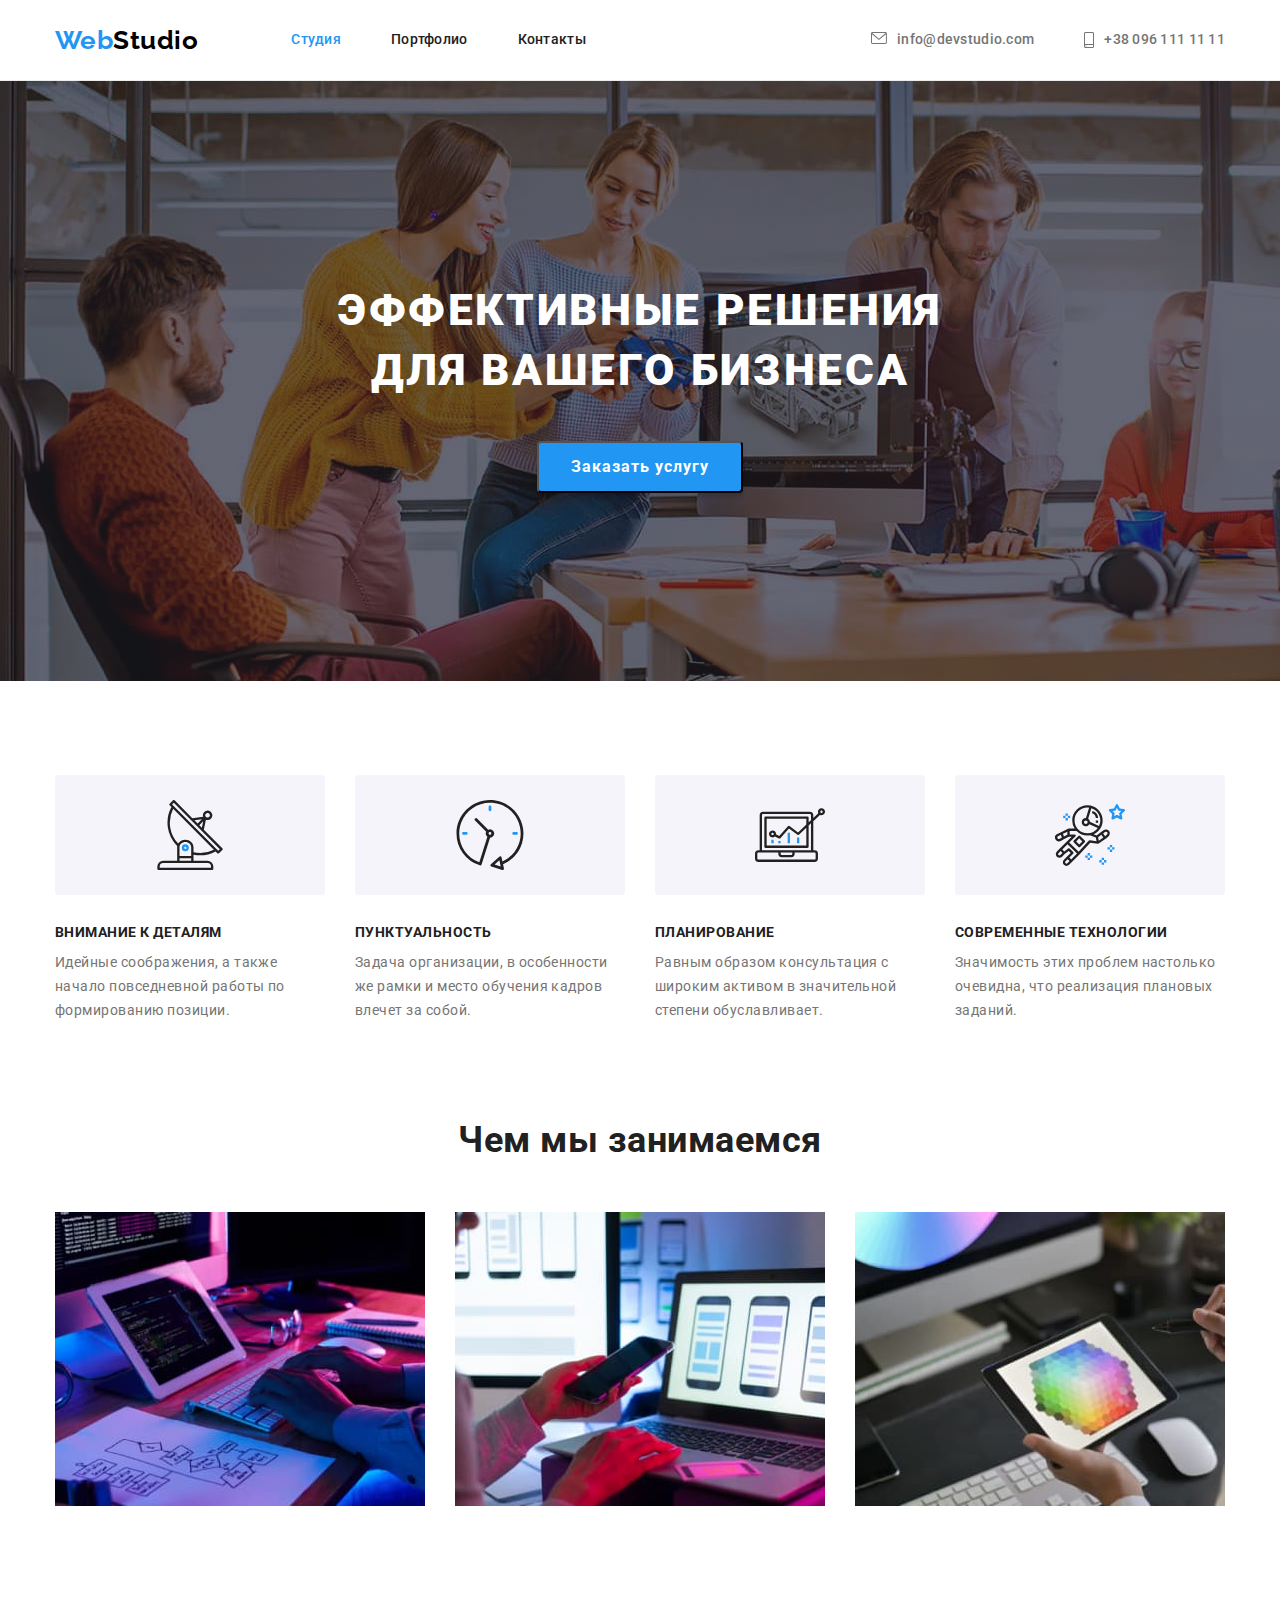
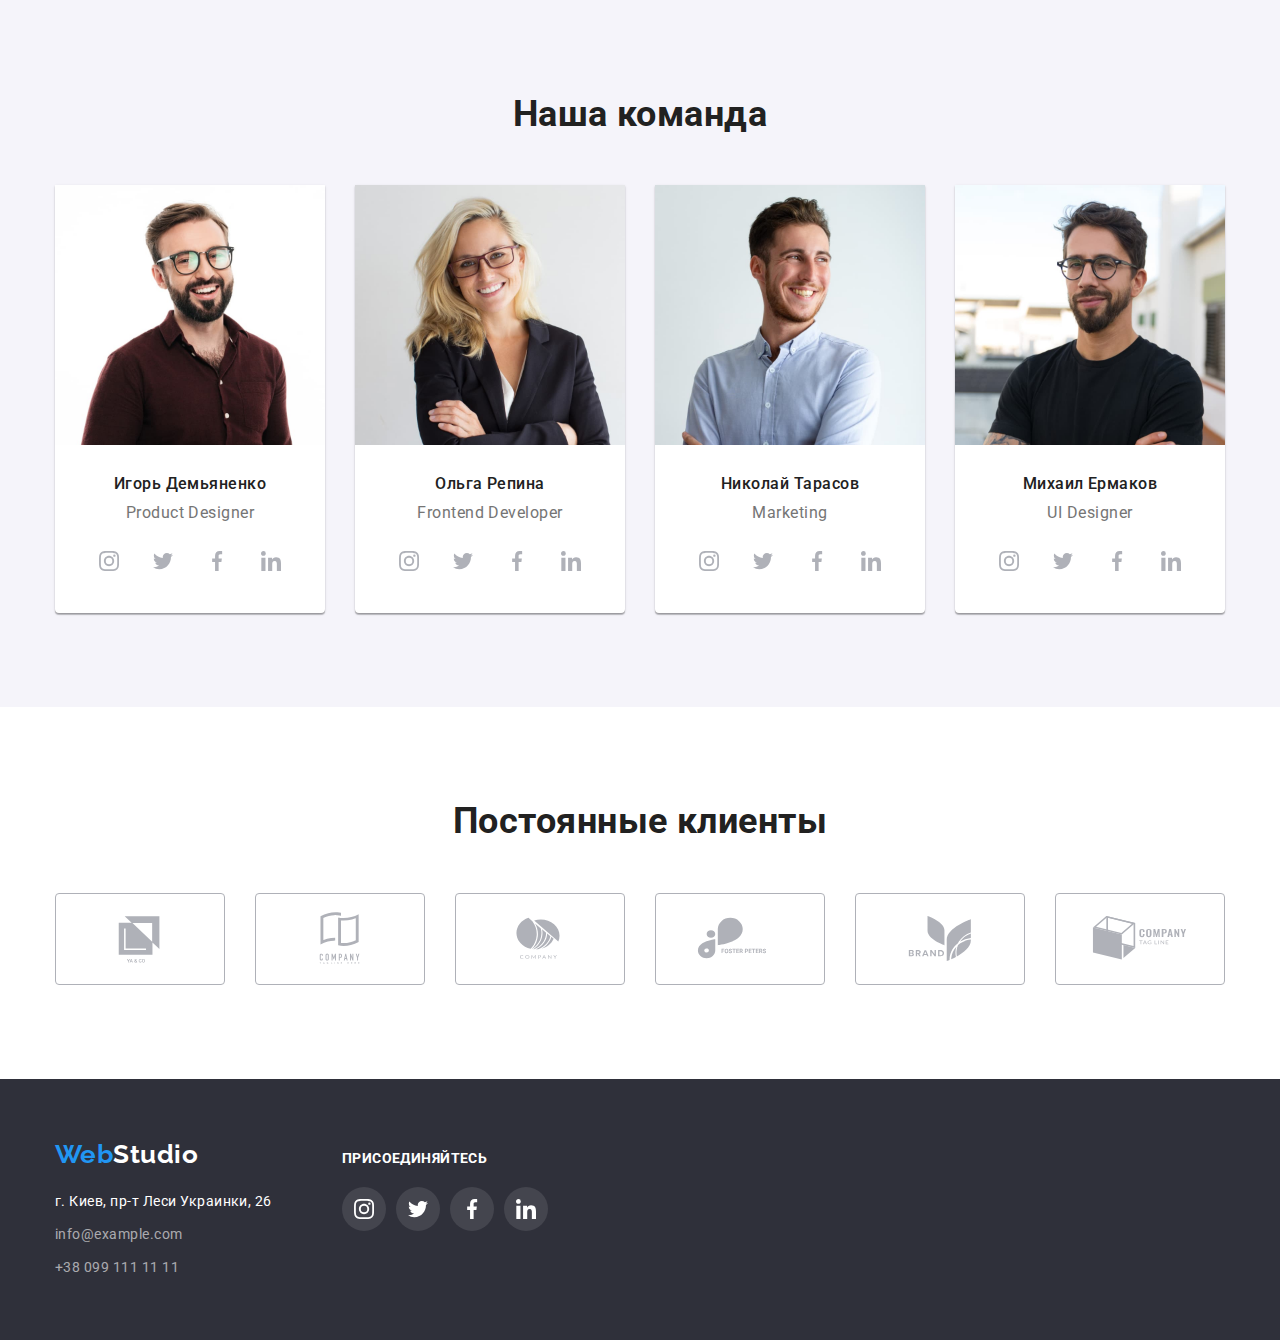
<file: index.html>
<!DOCTYPE html>
<html lang="ru">
  <head>
    <meta charset="UTF-8" />
    <meta http-equiv="X-UA-Compatible" content="IE=edge" />
    <meta name="viewport" content="width=device-width, initial-scale=1.0" />
    <title>WebStudio</title>
    <link rel="preconnect" href="https://fonts.googleapis.com" />
    <link rel="preconnect" href="https://fonts.gstatic.com" crossorigin />
    <link
      href="https://fonts.googleapis.com/css2?family=Raleway:wght@700&family=Roboto:wght@400;500;700;900&display=swap"
      rel="stylesheet"
    />
    <link rel="stylesheet" href="./modern-normalize.css" />
    <link rel="stylesheet" href="./css/styles.css" />
  </head>
  <body>
    <!-- шапка сайта-->
    <header class="page-header">
      <div class="container main-header">
        <nav class="main-header">
          <a class="logo-header" href="index.html"><span class="logo-accent">Web</span>Studio</a>
          <ul class="site-nav">
            <li class="item"><a href="" class="link current">Студия</a></li>
            <li class="item"><a href="portfolio.html" class="link">Портфолио</a></li>
            <li class="item"><a href="" class="link">Контакты</a></li>
          </ul>
        </nav>

        <ul class="auth-nav">
          <li class="item">
            <a href="mailto:info@devstudio.com" class="link"
              ><svg class="nav-icon" width="16" height="12">
                <use href="./images/icons.svg#letter"></use>
              </svg>
              info@devstudio.com</a
            >
          </li>
          <li class="item">
            <a href="tel:+380961111111" class="link">
              <svg class="nav-icon" width="10" height="16">
                <use href="./images/icons.svg#smartphone"></use>
              </svg>
              +38 096 111 11 11</a
            >
          </li>
        </ul>
      </div>
    </header>
    <main>
      <!-- Герой -->
      <section class="hero">
        <div class="container">
          <h1 class="hero-title">
            Эффективные решения<br />
            для вашего бизнеса
          </h1>
          <button type="button" class="hero-button">Заказать услугу</button>
        </div>
      </section>

      <!-- Преимущества -->

      <section class="section">
        <div class="container">
          <h2 class="visually-hidden">Наши преимущества</h2>
          <ul class="advantages-list">
            <li class="advantages-item">
              <div class="advantages-thumb">
                <svg class="advantages-icon">
                  <use href="./images/icons.svg#antenna"></use>
                </svg>
              </div>
              <h3 class="advantages-title">Внимание к деталям</h3>
              <p class="advantages-text">
                Идейные соображения, а также начало повседневной работы по формированию позиции.
              </p>
            </li>
            <li class="advantages-item">
              <div class="advantages-thumb">
                <svg class="advantages-icon">
                  <use href="./images/icons.svg#clock"></use>
                </svg>
              </div>

              <h3 class="advantages-title">Пунктуальность</h3>
              <p class="advantages-text">
                Задача организации, в особенности же рамки и место обучения кадров влечет за собой.
              </p>
            </li>
            <li class="advantages-item">
              <div class="advantages-thumb">
                <svg class="advantages-icon">
                  <use href="./images/icons.svg#diagram"></use>
                </svg>
              </div>

              <h3 class="advantages-title">Планирование</h3>
              <p class="advantages-text">
                Равным образом консультация с широким активом в значительной степени обуславливает.
              </p>
            </li>
            <li class="advantages-item">
              <div class="advantages-thumb">
                <svg class="advantages-icon">
                  <use href="./images/icons.svg#astronaut"></use>
                </svg>
              </div>

              <h3 class="advantages-title">Современные технологии</h3>
              <p class="advantages-text">
                Значимость этих проблем настолько очевидна, что реализация плановых заданий.
              </p>
            </li>
          </ul>
        </div>
      </section>
      <!-- Чем мы занимаемся -->
      <section class="works-section section">
        <div class="container">
          <h2 class="section-title">Чем мы занимаемся</h2>
          <ul class="works-list">
            <li class="item">
              <img
                src="./images/box-1.jpg"
                alt="руки на клавиатуре печатают разметку"
                width="370"
                height="294"
              />
            </li>
            <li class="item">
              <img
                src="./images/box-2.jpg"
                alt="женщина за ноутбуком держит смартфон в руке "
                width="370"
                height="294"
              />
            </li>
            <li class="item">
              <img
                src="./images/box-3.jpg"
                alt="планшет с градиентом цветов в руке"
                width="370"
                height="294"
              />
            </li>
          </ul>
        </div>
      </section>
      <!-- Наша команда -->
      <section class="section team">
        <div class="container">
          <h2 class="section-title">Наша команда</h2>
          <ul class="team-list">
            <li class="item">
              <img
                src="./images/command/1-igor.jpg"
                alt="Мужчина в очках и бордовой рубашке"
                width="270"
                height="260"
              />

              <div class="team-card-content">
                <h3 class="team-title">Игорь Демьяненко</h3>
                <p lang="en" class="team-text">Product Designer</p>
                <ul class="team-icon-list">
                  <li class="icon-item">
                    <a href="" class="team-link link">
                      <svg class="icon-networks" width="20" height="20">
                        <use href="./images/icons.svg#instagram"></use>
                      </svg>
                    </a>
                  </li>
                  <li class="icon-item">
                    <a href="" class="team-link link">
                      <svg class="icon-networks" width="20" height="20">
                        <use href="./images/icons.svg#twitter"></use>
                      </svg>
                    </a>
                  </li>
                  <li class="icon-item">
                    <a href="" class="team-link link">
                      <svg class="icon-networks" width="20" height="20">
                        <use href="./images/icons.svg#facebook"></use>
                      </svg>
                    </a>
                  </li>
                  <li class="icon-item">
                    <a href="" class="team-link link">
                      <svg class="icon-networks" width="20" height="20">
                        <use href="./images/icons.svg#linkedin"></use>
                      </svg>
                    </a>
                  </li>
                </ul>
              </div>
            </li>
            <li class="item">
              <img
                src="./images/command/2-olga.jpg"
                alt="Светловолосая женщина в очках"
                width="270"
                height="260"
              />

              <div class="team-card-content">
                <h3 class="team-title">Ольга Репина</h3>
                <p lang="en" class="team-text">Frontend Developer</p>
                <ul class="team-icon-list">
                  <li class="icon-item">
                    <a href="" class="team-link link">
                      <svg class="icon-networks" width="20" height="20">
                        <use href="./images/icons.svg#instagram"></use>
                      </svg>
                    </a>
                  </li>
                  <li class="icon-item">
                    <a href="" class="team-link link">
                      <svg class="icon-networks" width="20" height="20">
                        <use href="./images/icons.svg#twitter"></use>
                      </svg>
                    </a>
                  </li>
                  <li class="icon-item">
                    <a href="" class="team-link link">
                      <svg class="icon-networks" width="20" height="20">
                        <use href="./images/icons.svg#facebook"></use>
                      </svg>
                    </a>
                  </li>
                  <li class="icon-item">
                    <a href="" class="team-link link">
                      <svg class="icon-networks" width="20" height="20">
                        <use href="./images/icons.svg#linkedin"></use>
                      </svg>
                    </a>
                  </li>
                </ul>
              </div>
            </li>
            <li class="item">
              <img
                src="./images/command/3-nikolay.jpg"
                alt="Мужчина в голубой рубашке"
                width="270"
              />

              <div class="team-card-content">
                <h3 class="team-title">Николай Тарасов</h3>
                <p lang="en" class="team-text">Marketing</p>
                <ul class="team-icon-list">
                  <li class="icon-item">
                    <a href="" class="team-link link">
                      <svg class="icon-networks" width="20" height="20">
                        <use href="./images/icons.svg#instagram"></use>
                      </svg>
                    </a>
                  </li>
                  <li class="icon-item">
                    <a href="" class="team-link link">
                      <svg class="icon-networks" width="20" height="20">
                        <use href="./images/icons.svg#twitter"></use>
                      </svg>
                    </a>
                  </li>
                  <li class="icon-item">
                    <a href="" class="team-link link">
                      <svg class="icon-networks" width="20" height="20">
                        <use href="./images/icons.svg#facebook"></use>
                      </svg>
                    </a>
                  </li>
                  <li class="icon-item">
                    <a href="" class="team-link link">
                      <svg class="icon-networks" width="20" height="20">
                        <use href="./images/icons.svg#linkedin"></use>
                      </svg>
                    </a>
                  </li>
                </ul>
              </div>
            </li>
            <li class="item">
              <img
                src="./images/command/4-mihail.jpg"
                alt="Мужчина в очках и черной футболке"
                width="270"
                height="260"
              />

              <div class="team-card-content">
                <h3 class="team-title">Михаил Ермаков</h3>
                <p lang="en" class="team-text">UI Designer</p>
                <ul class="team-icon-list">
                  <li class="icon-item">
                    <a href="" class="team-link link">
                      <svg class="icon-networks" width="20" height="20">
                        <use href="./images/icons.svg#instagram"></use>
                      </svg>
                    </a>
                  </li>
                  <li class="icon-item">
                    <a href="" class="team-link link">
                      <svg class="icon-networks" width="20" height="20">
                        <use href="./images/icons.svg#twitter"></use>
                      </svg>
                    </a>
                  </li>
                  <li class="icon-item">
                    <a href="" class="team-link link">
                      <svg class="icon-networks" width="20" height="20">
                        <use href="./images/icons.svg#facebook"></use>
                      </svg>
                    </a>
                  </li>
                  <li class="icon-item">
                    <a href="" class="team-link link">
                      <svg class="icon-networks" width="20" height="20">
                        <use href="./images/icons.svg#linkedin"></use>
                      </svg>
                    </a>
                  </li>
                </ul>
              </div>
            </li>
          </ul>
        </div>
      </section>
      <!--Клиенты-->
      <section class="section">
        <div class="container">
          <h2 class="section-title">Постоянные клиенты</h2>
          <ul class="clients-list">
            <li class="clients-item item">
              <a class="clients-link link" href="">
                <svg class="icon-clients" width="106" height="60">
                  <use href="./images/icons.svg#Logo"></use>
                </svg>
              </a>
            </li>
            <li class="clients-item item">
              <a class="clients-link link" href="">
                <svg class="icon-clients" width="106" height="60">
                  <use href="./images/icons.svg#Logo-1"></use>
                </svg>
              </a>
            </li>
            <li class="clients-item item">
              <a class="clients-link link" href="">
                <svg class="icon-clients" width="106" height="60">
                  <use href="./images/icons.svg#Logo-2"></use>
                </svg>
              </a>
            </li>
            <li class="clients-item item">
              <a class="clients-link link" href="">
                <svg class="icon-clients" width="106" height="60">
                  <use href="./images/icons.svg#Logo-3"></use>
                </svg>
              </a>
            </li>
            <li class="clients-item item">
              <a class="clients-link link" href="">
                <svg class="icon-clients" width="106" height="60">
                  <use href="./images/icons.svg#Logo-4"></use>
                </svg>
              </a>
            </li>
            <li class="clients-item item">
              <a class="clients-link link" href="">
                <svg class="icon-clients" width="106" height="60">
                  <use href="./images/icons.svg#Logo-5"></use>
                </svg>
              </a>
            </li>
          </ul>
        </div>
      </section>
    </main>
    <!-- Футер -->
    <footer class="main-footer">
      <div class="container footer-box">
        <div>
          <a class="logo-footer" href="index.html"><span class="logo-accent">Web</span>Studio</a>
          <address>
            <ul class="add">
              <li class="add-item item">
                <a
                  href="https://goo.gl/maps/64KcN4ARRGodhjcC8"
                  class="add-link"
                  target="_blank"
                  rel="noopener noreferrer nofollow"
                >
                  г. Киев, пр-т Леси Украинки, 26</a
                >
              </li>
              <li class="add-item item">
                <a href="mailto:info@example.com" class="link">info@example.com</a>
              </li>
              <li class="add-item item">
                <a href="tel:+380991111111" class="link">+38 099 111 11 11</a>
              </li>
            </ul>
          </address>
        </div>
        <div class="footer-networks">
          <p class="footer-text">присоединяйтесь</p>
          <ul class="footer-icon-list">
            <li class="icon-item">
              <a href="" class="footer-link link">
                <svg class="icon-networks" width="20" height="20">
                  <use href="./images/icons.svg#instagram"></use>
                </svg>
              </a>
            </li>
            <li class="icon-item">
              <a href="" class="footer-link link">
                <svg class="icon-networks" width="20" height="20">
                  <use href="./images/icons.svg#twitter"></use>
                </svg>
              </a>
            </li>
            <li class="icon-item">
              <a href="" class="footer-link link">
                <svg class="icon-networks" width="20" height="20">
                  <use href="./images/icons.svg#facebook"></use>
                </svg>
              </a>
            </li>
            <li class="icon-item">
              <a href="" class="footer-link link">
                <svg class="icon-networks" width="20" height="20">
                  <use href="./images/icons.svg#linkedin"></use>
                </svg>
              </a>
            </li>
          </ul>
        </div>
      </div>
    </footer>
  </body>
</html>
</file>
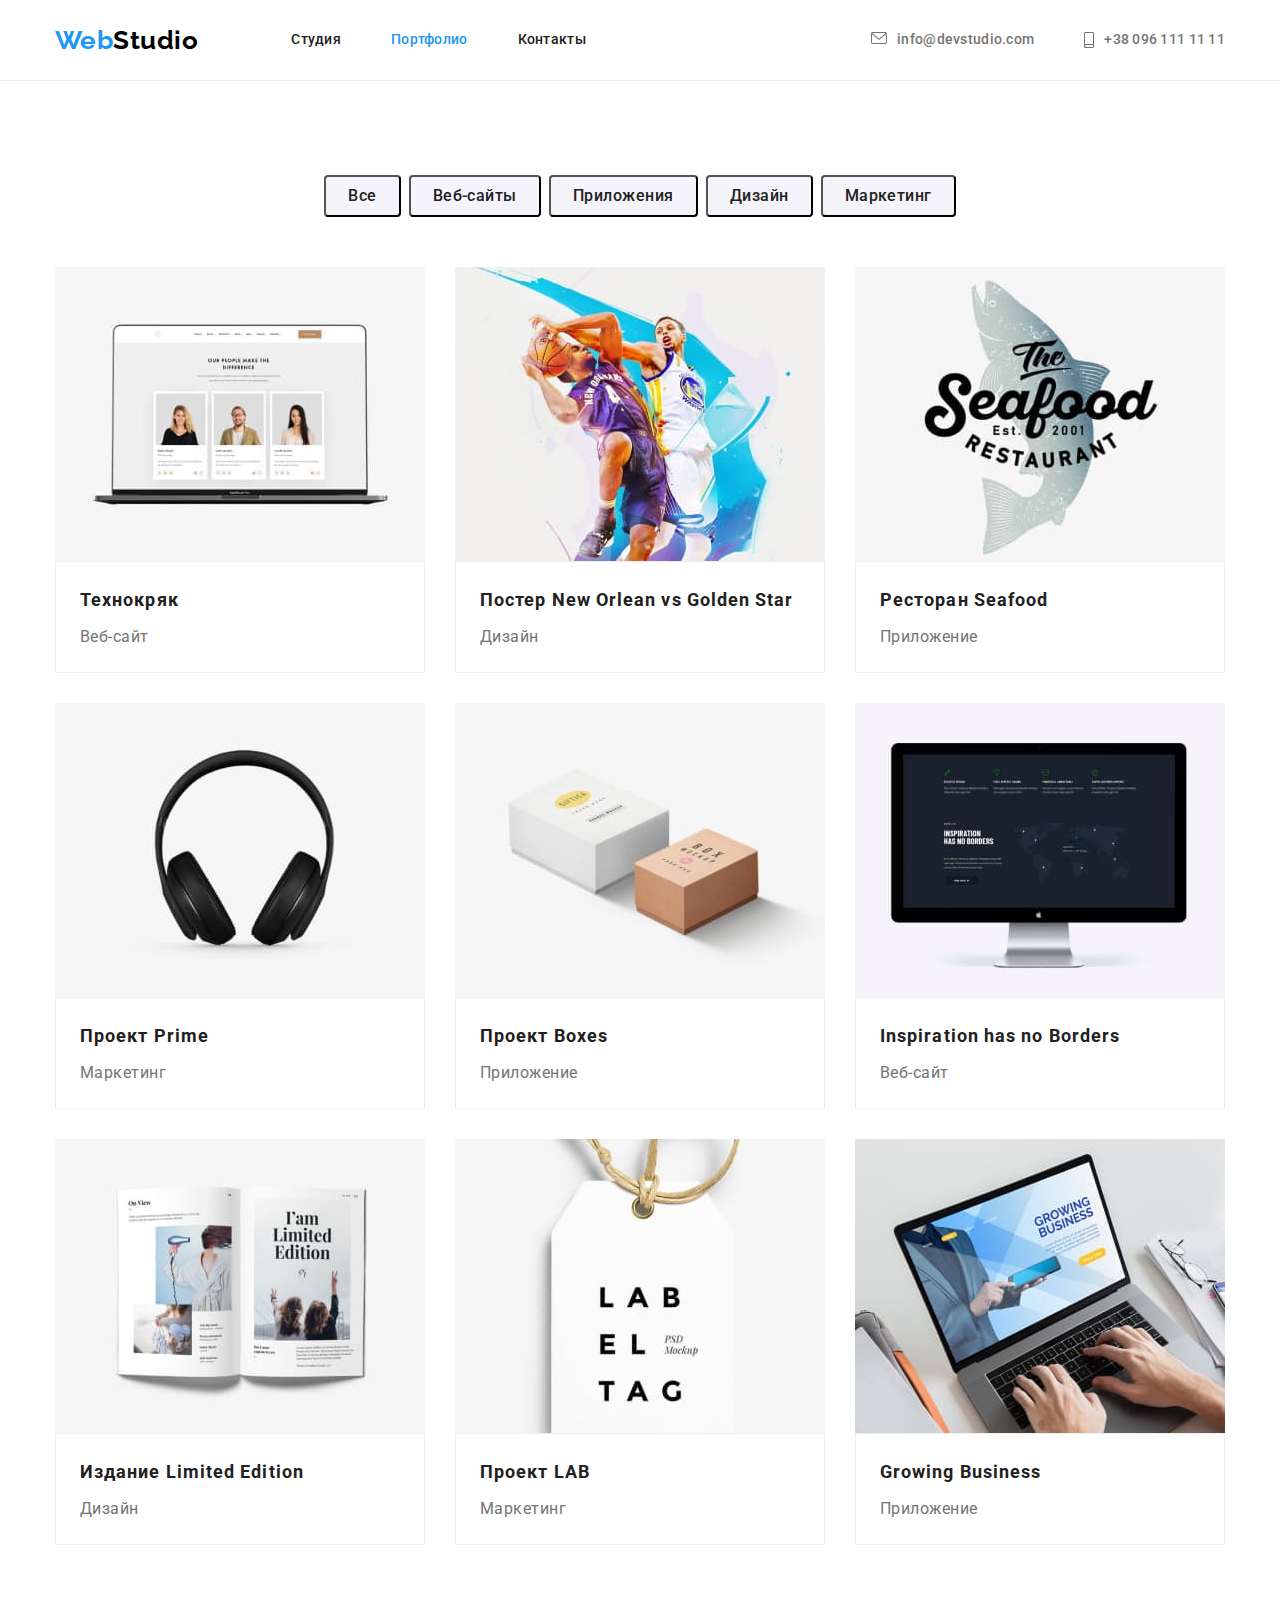
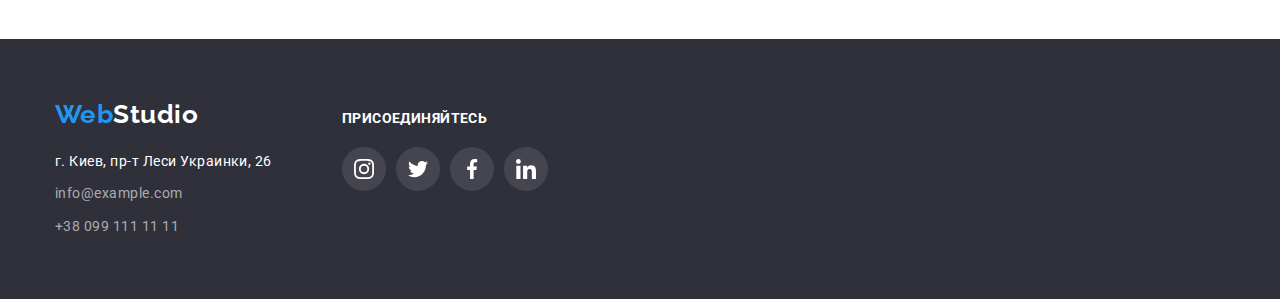
<file: portfolio.html>
<!DOCTYPE html>
<html lang="en">
  <head>
    <meta charset="UTF-8" />
    <meta http-equiv="X-UA-Compatible" content="IE=edge" />
    <meta name="viewport" content="width=device-width, initial-scale=1.0" />
    <title>Portfolio</title>
    <link rel="preconnect" href="https://fonts.googleapis.com" />
    <link rel="preconnect" href="https://fonts.gstatic.com" crossorigin />
    <link
      href="https://fonts.googleapis.com/css2?family=Raleway:wght@700&family=Roboto:wght@400;500;700;900&display=swap"
      rel="stylesheet"
    />
    <link rel="stylesheet" href="./modern-normalize.css" />
    <link rel="stylesheet" href="./css/styles.css" />
  </head>
  <body>
    <!-- шапка сайта-->
    <header class="page-header">
      <div class="container main-header">
        <nav class="main-header">
          <a class="logo-header" href="index.html"><span class="logo-accent">Web</span>Studio</a>
          <ul class="site-nav">
            <li class="item"><a href="index.html" class="link">Студия</a></li>
            <li class="item"><a href="portfolio.html" class="link current">Портфолио</a></li>
            <li class="item"><a href="" class="link">Контакты</a></li>
          </ul>
        </nav>

        <ul class="auth-nav">
          <li class="item">
            <a href="mailto:info@devstudio.com" class="link"
              ><svg class="nav-icon" width="16" height="12">
                <use href="./images/icons.svg#letter"></use>
              </svg>
              info@devstudio.com</a
            >
          </li>
          <li class="item">
            <a href="tel:+380961111111" class="link">
              <svg class="nav-icon" width="10" height="16">
                <use href="./images/icons.svg#smartphone"></use>
              </svg>
              +38 096 111 11 11</a
            >
          </li>
        </ul>
      </div>
    </header>
    <main>
      <section class="section">
        <div class="container">
          <h1 class="visually-hidden">Портфолио</h1>
          <ul class="filter">
            <li class="item"><button type="button" class="filter-button">Все</button></li>
            <li class="item">
              <button type="button" class="filter-button">Веб-сайты</button>
            </li>
            <li class="item">
              <button type="button" class="filter-button">Приложения</button>
            </li>
            <li class="item"><button type="button" class="filter-button">Дизайн</button></li>
            <li class="item">
              <button type="button" class="filter-button">Маркетинг</button>
            </li>
          </ul>
          <ul class="exemples-list list">
            <li class="exemples-item item">
              <a href="" class="work-exemples">
                <div class="card-thumb">
                  <img src="./images/portfolio/img-1.jpg" alt="ноутбук" />
                </div>
                <div class="card-content">
                  <h2 class="portfolio-title">Технокряк</h2>
                  <p class="portfolio-text">Веб-сайт</p>
                </div>
              </a>
            </li>
            <li class="exemples-item item">
              <a href="" class="work-exemples">
                <div class="card-thumb">
                  <img src="./images/portfolio/img-2.jpg" alt="два баскетболиста" />
                </div>
                <div class="card-content">
                  <h2 class="portfolio-title">Постер New Orlean vs Golden Star</h2>
                  <p class="portfolio-text">Дизайн</p>
                </div>
              </a>
            </li>
            <li class="exemples-item item">
              <a href="" class="work-exemples">
                <div class="card-thumb">
                  <img src="./images/portfolio/img-3.jpg" alt="логотип рыбы" />
                </div>
                <div class="card-content">
                  <h2 class="portfolio-title">Ресторан Seafood</h2>
                  <p class="portfolio-text">Приложение</p>
                </div>
              </a>
            </li>
            <li class="exemples-item item">
              <a href="" class="work-exemples">
                <div class="card-thumb">
                  <img src="./images/portfolio/img-4.jpg" alt="наушники" />
                </div>
                <div class="card-content">
                  <h2 class="portfolio-title">Проект Prime</h2>
                  <p class="portfolio-text">Маркетинг</p>
                </div>
              </a>
            </li>
            <li class="exemples-item item">
              <a href="" class="work-exemples">
                <div class="card-thumb">
                  <img src="./images/portfolio/img-5.jpg" alt="две коробки" />
                </div>
                <div class="card-content">
                  <h2 class="portfolio-title">Проект Boxes</h2>
                  <p class="portfolio-text">Приложение</p>
                </div>
              </a>
            </li>
            <li class="exemples-item item">
              <a href="" class="work-exemples">
                <div class="card-thumb">
                  <img src="./images/portfolio/img-6.jpg" alt="монитор" />
                </div>
                <div class="card-content">
                  <h2 class="portfolio-title">Inspiration has no Borders</h2>
                  <p class="portfolio-text">Веб-сайт</p>
                </div>
              </a>
            </li>
            <li class="exemples-item item">
              <a href="" class="work-exemples">
                <div class="card-thumb">
                  <img src="./images/portfolio/img-7.jpg" alt="книга" />
                </div>
                <div class="card-content">
                  <h2 class="portfolio-title">Издание Limited Edition</h2>
                  <p class="portfolio-text">Дизайн</p>
                </div>
              </a>
            </li>
            <li class="exemples-item item">
              <a href="" class="work-exemples">
                <div class="card-thumb">
                  <img src="./images/portfolio/img-8.jpg" alt="бирка" />
                </div>
                <div class="card-content">
                  <h2 class="portfolio-title">Проект LAB</h2>
                  <p class="portfolio-text">Маркетинг</p>
                </div>
              </a>
            </li>
            <li class="exemples-item item">
              <a href="" class="work-exemples">
                <div class="card-thumb">
                  <img src="./images/portfolio/img-9.jpg" alt="руки пичатают на ноутбуке" />
                </div>
                <div class="card-content">
                  <h2 class="portfolio-title">Growing Business</h2>
                  <p class="portfolio-text">Приложение</p>
                </div>
              </a>
            </li>
          </ul>
        </div>
      </section>
    </main>
    <!-- Футер -->
    <footer class="main-footer">
      <div class="container footer-box">
        <div>
          <a class="logo-footer" href="index.html"><span class="logo-accent">Web</span>Studio</a>
          <address>
            <ul class="add">
              <li class="add-item item">
                <a
                  href="https://goo.gl/maps/64KcN4ARRGodhjcC8"
                  class="add-link"
                  target="_blank"
                  rel="noopener noreferrer nofollow"
                >
                  г. Киев, пр-т Леси Украинки, 26</a
                >
              </li>
              <li class="add-item item">
                <a href="mailto:info@example.com" class="link">info@example.com</a>
              </li>
              <li class="add-item item">
                <a href="tel:+380991111111" class="link">+38 099 111 11 11</a>
              </li>
            </ul>
          </address>
        </div>
        <div class="footer-networks">
          <p class="footer-text">присоединяйтесь</p>
          <ul class="footer-icon-list">
            <li class="icon-item">
              <a href="" class="footer-link link">
                <svg class="icon-networks" width="20" height="20">
                  <use href="./images/icons.svg#instagram"></use>
                </svg>
              </a>
            </li>
            <li class="icon-item">
              <a href="" class="footer-link link">
                <svg class="icon-networks" width="20" height="20">
                  <use href="./images/icons.svg#twitter"></use>
                </svg>
              </a>
            </li>
            <li class="icon-item">
              <a href="" class="footer-link link">
                <svg class="icon-networks" width="20" height="20">
                  <use href="./images/icons.svg#facebook"></use>
                </svg>
              </a>
            </li>
            <li class="icon-item">
              <a href="" class="footer-link link">
                <svg class="icon-networks" width="20" height="20">
                  <use href="./images/icons.svg#linkedin"></use>
                </svg>
              </a>
            </li>
          </ul>
        </div>
      </div>
    </footer>
  </body>
</html>
</file>
<file: css/styles.css>
/* основной цвет текста #757575 */
/* цвет заголовков #212121 */
/* акцент #2196F3 */
/* белый цвет текста #FFFFFF */
/* черный цвет лого #000000 */
/* цвет  фона нашей команды  #F5F4FA*/
/* цвет фона футера #2F303A */
/* цвет с прозрачностью rgba(255, 255, 255, 0.6); */
/* цвет соцсетей #AFB1B8 */
:root {
  --primary-text-color: #757575;
  --title-color: #212121;
  --accent-color: #2196f3;
  --primary-white-color: #ffffff;
  --logo-black-color: #000000;
  --networks-icons-color: #afb1b8;
  --background-color-command: #f5f4fa;
  --background-color-footer: #2f303a;
  --border-portfolio-color: #eeeeee;
  --background-footer-icon: rgba(255, 255, 255, 0.1);
  --box-shadow-color: 0px 1px 3px rgba(0, 0, 0, 0.12), 0px 1px 1px rgba(0, 0, 0, 0.14),
    0px 2px 1px rgba(0, 0, 0, 0.2);
  --box-shadow-button-filter: 0px 3px 1px rgba(0, 0, 0, 0.1), 0px 1px 2px rgba(0, 0, 0, 0.08),
    0px 2px 2px rgba(0, 0, 0, 0.12);

  --main-gap: 30px;
}
body {
  margin: 0;
  color: var(--primary-text-color);
  background-color: var(--primary-white-color);

  font-family: 'Roboto', sans-serif;
  letter-spacing: 0.03em;
}
img {
  display: block;
  max-width: 100%;
  height: auto;
}
ul {
  padding: 0;
  margin: 0;
  list-style: none;
}
.container {
  margin-left: auto;
  margin-right: auto;
  width: 1200px;
  padding-left: 15px;
  padding-right: 15px;
}

.visually-hidden {
  position: absolute;
  white-space: nowrap;
  width: 1px;
  height: 1px;
  overflow: hidden;
  border: 0;
  padding: 0;
  clip: rect(0 0 0 0);
  clip-path: inset(50%);
  margin: -1px;
}

/* -------LOGO------ */

.logo-header,
.logo-footer {
  font-family: 'Raleway', cursive;
  font-weight: 700;
  font-size: 26px;
  line-height: 1.19;
  text-decoration: none;
}

.logo-header {
  margin-right: 93px;

  color: var(--logo-black-color);
}
.logo-accent {
  color: var(--accent-color);
}
.logo-footer {
  display: inline-block;
  margin-bottom: 20px;

  color: var(--primary-white-color);
}

/* ----------HEADER--------*/
.main-header {
  display: flex;
  align-items: center;
}
.site-nav {
  display: flex;
}

.site-nav .item:not(:last-child) {
  margin-right: 50px;
}

.site-nav .link {
  display: block;
  padding-top: 32px;
  padding-bottom: 32px;

  color: var(--title-color);
  font-weight: 500;
  font-size: 14px;
  line-height: 1.14;
  letter-spacing: 0.02em;
  text-decoration: none;
}
.site-nav .link:hover,
.site-nav .link:focus {
  color: var(--accent-color);
}
.site-nav .link.current {
  color: var(--accent-color);
}
/* -----------AUTH-NAV-------- */
.auth-nav {
  display: flex;
  margin-left: auto;
}
.auth-nav .item + .item {
  margin-left: 50px;
}
.auth-nav .link {
  display: flex;
  color: var(--primary-text-color);
  font-weight: 500;
  font-size: 14px;
  line-height: 1.14;
  letter-spacing: 0.02em;
  text-decoration: none;
}
.nav-icon {
  margin-right: 10px;
  fill: currentColor;
}
.auth-nav .link:hover,
.auth-nav .link:focus {
  color: var(--accent-color);
}
.page-header {
  background-color: var(--primary-white-color);
  border-bottom: 1px solid #ececec;
}
/*-------HERO--------*/

.hero {
  max-width: 1600px;
  height: 600px;
  margin-left: auto;
  margin-right: auto;
  background-image: linear-gradient(to right, rgba(47, 48, 58, 0.4), rgba(47, 48, 58, 0.4)),
    url(../images/overlay.jpg);
  padding: 200px 0;
  background-color: var(--background-color-footer);
  text-align: center;
}
.hero-title {
  margin-top: 0;
  margin-bottom: 40px;

  color: var(--primary-white-color);
  font-weight: 900;
  font-size: 44px;
  line-height: 1.36;
  letter-spacing: 0.06em;
  text-transform: uppercase;
}
.hero .hero-button {
  display: inline-block;
  padding: 10px 32px;

  color: var(--primary-white-color);
  background-color: var(--accent-color);
  box-shadow: 0px 4px 4px rgba(0, 0, 0, 0.15);

  font-weight: 700;
  font-size: 16px;
  line-height: 1.8;
  align-items: center;
  letter-spacing: 0.06em;
  border-radius: 4px;
  font-family: inherit;
  cursor: pointer;
}

/* основной контент */
.section {
  padding-top: 94px;
  padding-bottom: 94px;
}
.works-section {
  padding-top: 0;
}
.section-title {
  margin-top: 0;
  margin-bottom: 50px;

  color: var(--title-color);

  font-weight: 700;
  font-size: 36px;
  line-height: 1.16;
  text-align: center;
}
.team-title,
.advantages-title,
.portfolio-title {
  margin-top: 0;
  margin-bottom: 10px;
  color: var(--title-color);

  font-weight: 700;
  font-size: 14px;
  line-height: 1.14;
}

/* ------ADVANTAGES-------- */
.advantages-list {
  display: flex;
}
.advantages-item {
  flex-basis: calc(100% / 4);
}

.advantages-item:not(:last-child) {
  margin-right: var(--main-gap);
}

.advantages-title {
  text-transform: uppercase;
}
.advantages-text {
  margin-top: 0;
  margin-bottom: 0;
  font-size: 14px;
  line-height: 1.71;
  height: 75px;
}
.advantages-thumb {
  height: 120px;
  padding: 25px 100px;
  margin-bottom: var(--main-gap);

  background-color: var(--background-color-command);
  border-radius: 4px;
}

.advantages-icon {
  width: 70px;
  height: 70px;
}
/* --------WORKS------- */
.works-list {
  display: flex;
}
.works-list .item:not(:last-child) {
  margin-right: var(--main-gap);
}
/* --------TEAM------- */
.team-list .item:not(:last-child) {
  margin-right: var(--main-gap);
}
.team-list .item {
  background-color: var(--primary-white-color);
  box-shadow: var(--box-shadow-color);
  border-radius: 0px 0px 4px 4px;
}
.team-list {
  display: flex;
}

.team-card-content {
  text-align: center;
  padding-top: var(--main-gap);
  padding-bottom: var(--main-gap);
}
.team-title {
  font-weight: 500;
  font-size: 16px;
  line-height: 1.18;
}
.team {
  background-color: var(--background-color-command);
}
.team-text {
  margin-top: 0;
  margin-bottom: 16px;
  font-size: 16px;
  line-height: 1.18;
}
.team-icon-list {
  display: flex;
  padding: 0px 32px;
}
.team-link {
  display: block;
  color: var(--networks-icons-color);
  width: 44px;
  height: 44px;
  padding: 12px;
  border-radius: 50%;
}

.team-link:hover,
.team-link:focus {
  color: var(--primary-white-color);
  background-color: var(--accent-color);
}
.icon-networks {
  fill: currentColor;
}
.icon-item:not(:last-child) {
  margin-right: 10px;
}

/* ------------KLIENTS---------- */

.clients-list {
  display: flex;
}
.clients-link {
  display: flex;
  border: 1px solid var(--networks-icons-color);
  border-radius: 4px;
  width: 170px;
  height: 92px;
  justify-content: center;
  align-items: center;
  color: var(--networks-icons-color);
}
.icon-clients {
  fill: currentColor;
}

.clients-item:not(:last-child) {
  margin-right: var(--main-gap);
}
.clients-link:hover,
.clients-link:focus {
  color: var(--accent-color);
  border: 1px solid var(--accent-color);
}

/* -----------FOOTER--------  */

.footer-box {
  display: flex;
}
.add {
  font-style: normal;
}
.add-item:not(:last-child) {
  margin-bottom: 9px;
}

.add .link {
  color: rgba(255, 255, 255, 0.6);

  font-size: 14px;
  line-height: 1.71;
  text-decoration: none;
}
.add .add-link {
  color: var(--primary-white-color);

  font-size: 14px;
  line-height: 1.71;
  text-decoration: none;
}
.main-footer {
  padding: 60px 0;
  background-color: var(--background-color-footer);
}
.footer-networks {
  padding-top: 12px;
  display: flex;
  flex-direction: column;
  margin-left: 70px;
}
.footer-text {
  margin-bottom: 20px;
  color: var(--primary-white-color);

  margin-top: 0;
  margin-bottom: 20px;
  font-weight: 700;
  font-size: 14px;
  line-height: 1.14;
  letter-spacing: 0.03em;
  text-transform: uppercase;
}
.footer-icon-list {
  display: flex;
}
.footer-link {
  display: block;

  color: var(--primary-white-color);

  width: 44px;
  height: 44px;
  padding: 12px;
  border-radius: 50%;
  background-color: var(--background-footer-icon);
}
.footer-link:hover,
.footer-link:focus {
  background-color: var(--accent-color);
}
/*-----------FILTER--------- */
.filter {
  margin-bottom: 50px;
  display: flex;
  justify-content: center;
}
.filter > .item:not(:last-child) {
  margin-right: 8px;
}
.filter-button {
  font-family: inherit;
  cursor: pointer;
  padding: 6px 22px;

  color: var(--title-color);
  background-color: var(--background-color-command);

  font-weight: 500;
  font-size: 16px;
  line-height: 1.62;
  border-radius: 4px;
  text-align: center;
  letter-spacing: 0.03em;
}
.filter-button:hover,
.filter-button:focus {
  color: var(--primary-white-color);
  background-color: var(--accent-color);
  box-shadow: var(--box-shadow-button-filter);
}
.exemples-list {
  display: flex;
  flex-wrap: wrap;

  margin-right: calc(-1 * var(--main-gap));
  margin-bottom: calc(-1 * var(--main-gap));
}
.exemples-item {
  margin-right: var(--main-gap);
  margin-bottom: var(--main-gap);
}

.card-content {
  padding: 20px 24px;
  border: 1px solid var(--border-portfolio-color);
}
.portfolio-title {
  margin-top: 0;
  margin-bottom: 4px;
  font-size: 18px;
  line-height: 2;
  letter-spacing: 0.06em;
}

.portfolio-text {
  margin-top: 0;
  margin-bottom: 0;
  font-size: 16px;
  line-height: 1.87;
  color: var(--primary-text-color);
}
.work-exemples {
  text-decoration: none;
}
</file>
